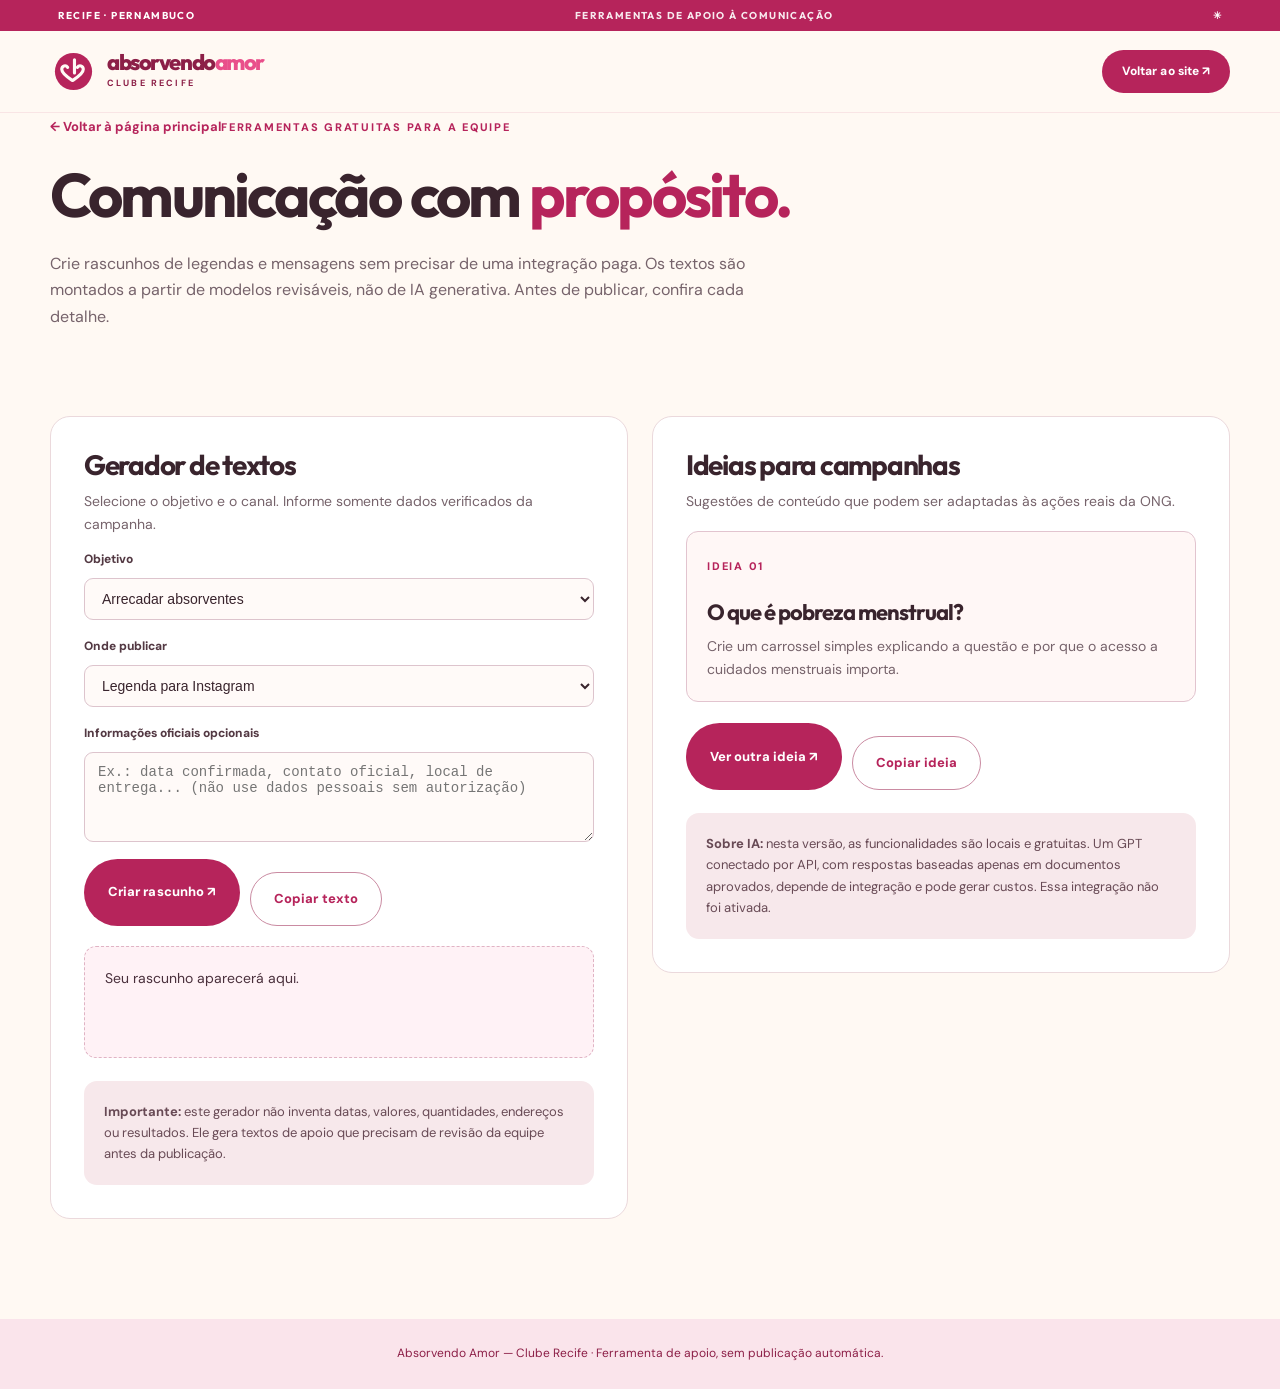
<file: comunicacao.html>
<!doctype html>
<html lang="pt-BR"><head><meta charset="utf-8"><meta name="viewport" content="width=device-width, initial-scale=1"><meta name="theme-color" content="#b6245b"><meta name="robots" content="noindex,follow"><title>Ferramentas de comunicação | Absorvendo Amor — Clube Recife</title><meta name="description" content="Ferramentas gratuitas de apoio à criação de legendas, mensagens e ideias de conteúdo para a equipe do Absorvendo Amor — Clube Recife."><link rel="icon" href="assets/favicon.svg" type="image/svg+xml"><link rel="preconnect" href="https://fonts.googleapis.com"><link rel="preconnect" href="https://fonts.gstatic.com" crossorigin><link href="https://fonts.googleapis.com/css2?family=DM+Sans:wght@400;500;600;700&family=Outfit:wght@400;500;600;700;800;900&display=swap" rel="stylesheet"><link rel="stylesheet" href="styles.css"><script src="communication.js" defer></script></head>
<body><div class="top-bar"><span>RECIFE · PERNAMBUCO</span><span class="top-bar-center">FERRAMENTAS DE APOIO À COMUNICAÇÃO</span><span>✳</span></div>
<header class="site-header"><div class="container header-inner"><a class="brand" href="index.html"><span class="brand-mark" aria-hidden="true"><svg viewBox="0 0 48 48"><circle cx="24" cy="24" r="19" fill="#b6245b"/><path d="M25 12v13.5M18 19.8c-1.7-2.8-6-1.9-6 2 0 4.6 6.9 8.7 11 11.4 4.1-2.7 11-6.8 11-11.4 0-3.9-4.3-4.8-6-2" fill="none" stroke="#fffaf5" stroke-width="3.2" stroke-linecap="round" stroke-linejoin="round"/></svg></span><span class="brand-text">absorvendo<span>amor</span><small>CLUBE RECIFE</small></span></a><a class="button button-primary button-sm" href="index.html">Voltar ao site ↗</a></div></header>
<main><section class="tool-header"><div class="container"><a href="index.html" class="tool-back">← Voltar à página principal</a><span class="section-label">FERRAMENTAS GRATUITAS PARA A EQUIPE</span><h1 class="section-title">Comunicação com <em>propósito.</em></h1><p>Crie rascunhos de legendas e mensagens sem precisar de uma integração paga. Os textos são montados a partir de modelos revisáveis, não de IA generativa. Antes de publicar, confira cada detalhe.</p></div></section>
<section class="tools-main"><div class="container tools-grid"><div class="tool-card"><h2>Gerador de textos</h2><p>Selecione o objetivo e o canal. Informe somente dados verificados da campanha.</p><form id="copy-form"><div class="tool-field"><label for="copy-purpose">Objetivo</label><select id="copy-purpose"><option value="arrecadacao">Arrecadar absorventes</option><option value="conscientizacao">Conscientizar</option><option value="voluntariado">Convidar apoiadores</option></select></div><div class="tool-field"><label for="copy-channel">Onde publicar</label><select id="copy-channel"><option value="instagram">Legenda para Instagram</option><option value="whatsapp">Mensagem para WhatsApp</option></select></div><div class="tool-field"><label for="copy-extra">Informações oficiais opcionais</label><textarea id="copy-extra" maxlength="350" placeholder="Ex.: data confirmada, contato oficial, local de entrega... (não use dados pessoais sem autorização)"></textarea></div><div class="tool-button-row"><button class="button button-primary" type="submit">Criar rascunho ↗</button><button class="button button-outline rose-outline" type="button" id="copy-text">Copiar texto</button></div></form><div class="tool-output" id="copy-output" role="status" aria-live="polite">Seu rascunho aparecerá aqui.</div><div class="tool-note"><strong>Importante:</strong> este gerador não inventa datas, valores, quantidades, endereços ou resultados. Ele gera textos de apoio que precisam de revisão da equipe antes da publicação.</div></div>
<div class="tool-card"><h2>Ideias para campanhas</h2><p>Sugestões de conteúdo que podem ser adaptadas às ações reais da ONG.</p><div class="idea-card" id="idea-card" aria-live="polite"><span class="section-label">IDEIA 01</span><h3>O que é pobreza menstrual?</h3><p>Crie um carrossel simples explicando a questão e por que o acesso a cuidados menstruais importa.</p></div><div class="tool-button-row" style="margin-top:21px"><button class="button button-primary" type="button" id="next-idea">Ver outra ideia ↗</button><button class="button button-outline rose-outline" type="button" id="copy-idea">Copiar ideia</button></div><div class="tool-note"><strong>Sobre IA:</strong> nesta versão, as funcionalidades são locais e gratuitas. Um GPT conectado por API, com respostas baseadas apenas em documentos aprovados, depende de integração e pode gerar custos. Essa integração não foi ativada.</div></div></div></section></main><footer class="tool-page-footer">Absorvendo Amor — Clube Recife · Ferramenta de apoio, sem publicação automática.</footer><div role="status" aria-live="polite" class="toast" id="toast" hidden></div></body></html>
</file>
<file: styles.css>
:root{--rose:#b6245b;--rose-dark:#8c1f47;--pink:#e94f8b;--blush:#f7d7e0;--blush-deep:#f1aec5;--cream:#fff9f3;--cream-warm:#ffefe7;--ink:#39242d;--muted:#76636b;--line:#ebd9dc;--white:#fff;--radius:22px;--shadow:0 18px 45px rgba(92,32,57,.09)}

*{box-sizing:border-box}html{scroll-behavior:smooth;scroll-padding-top:92px}body{margin:0;background:var(--cream);color:var(--ink);font:400 16px/1.65 'DM Sans',Arial,sans-serif;-webkit-font-smoothing:antialiased}h1,h2,h3,h4,p{margin-top:0}h1,h2,h3{font-family:'Outfit','DM Sans',sans-serif;line-height:1.07;letter-spacing:-.045em}a{color:inherit;text-decoration:none}button,input{font:inherit}button{cursor:pointer}img{display:block;max-width:100%}svg{display:inline-block;vertical-align:middle}button:disabled{cursor:not-allowed;opacity:.7}::selection{background:#ed7da9;color:#fff}:focus-visible{outline:3px solid var(--pink);outline-offset:4px}.svg-sprite,.sr-only{position:absolute;width:1px;height:1px;overflow:hidden;clip:rect(0,0,0,0);white-space:nowrap}.container{width:min(1180px,calc(100% - 64px));margin-inline:auto}.section{padding:112px 0}.section-label,.overline,.eyebrow,.mini-tag{display:inline-block;font-size:11px;font-weight:800;letter-spacing:.16em;text-transform:uppercase}.section-label{color:var(--rose);margin-bottom:26px}.section-label.light{color:#ffe2e9}.section-title{font-size:clamp(2.7rem,4.8vw,4.65rem);font-weight:700;margin-bottom:23px;max-width:740px}.section-title em,h2 em{font-style:normal;color:var(--rose)}.section-title .highlight-text{color:var(--rose)}p{color:var(--muted)}.button{display:inline-flex;align-items:center;justify-content:center;gap:13px;min-height:54px;padding:14px 23px;border:1px solid transparent;border-radius:999px;font-size:13px;font-weight:800;letter-spacing:.005em;transition:transform .2s,background .2s,color .2s,border-color .2s;white-space:nowrap}.button:hover{transform:translateY(-2px)}.button .icon{width:17px;height:17px}.button-primary{background:var(--rose);color:#fff}.button-primary:hover{background:var(--rose-dark)}.button-outline{background:rgba(255,255,255,.35);border-color:#ad7e8d;color:var(--ink)}.button-outline:hover{background:white;border-color:var(--rose)}.button-cream{background:var(--cream);color:var(--rose-dark)}.button-cream:hover{background:#ffe6ee}.button-sm{min-height:43px;padding:10px 19px;font-size:12px}.icon{width:19px;height:19px;fill:none;flex:none}.top-bar{min-height:31px;background:var(--rose);color:#fff;display:flex;align-items:center;justify-content:space-between;gap:12px;padding:4px 4.5%;font:700 10px/1.4 'Outfit',sans-serif;letter-spacing:.14em}.top-bar-center{opacity:.9}.site-header{position:sticky;top:0;z-index:50;background:rgba(255,249,243,.97);border-bottom:1px solid rgba(182,36,91,.09);backdrop-filter:blur(14px)}.header-inner{height:81px;display:flex;align-items:center;justify-content:space-between;gap:28px}.brand{display:inline-flex;align-items:center;gap:10px;flex:none}.brand-mark{display:grid;place-items:center;width:47px;height:47px}.brand-mark svg{height:47px;width:47px}.brand-text{font:800 22px/.85 'Outfit',sans-serif;letter-spacing:-.065em;color:var(--rose-dark)}.brand-text>span{color:var(--pink)}.brand-text small{display:block;font:700 9px/1.5 'DM Sans',sans-serif;letter-spacing:.24em;margin-top:5px;color:var(--rose-dark)}.desktop-nav{display:flex;align-items:center;gap:26px;margin-left:auto}.desktop-nav a{font-size:12px;font-weight:700;color:#5b4450;transition:color .2s}.desktop-nav a:hover{color:var(--rose)}.header-actions{display:flex;align-items:center;gap:13px}.menu-toggle{display:none;background:none;border:0;width:43px;height:43px;align-items:center;justify-content:center;flex-direction:column;gap:6px}.menu-toggle span{display:block;width:24px;height:2px;background:var(--rose-dark);border-radius:2px;transition:transform .2s}.menu-toggle[aria-expanded=true] span:first-child{transform:translateY(4px) rotate(45deg)}.menu-toggle[aria-expanded=true] span:last-child{transform:translateY(-4px) rotate(-45deg)}.mobile-nav{position:absolute;inset:100% 0 auto;background:var(--cream);padding:14px 32px 28px;border-bottom:1px solid var(--line);box-shadow:var(--shadow)}.mobile-nav:not([hidden]){display:grid}.mobile-nav a{padding:10px 0;font-size:15px;font-weight:700;border-bottom:1px solid var(--line)}.skip-link{position:fixed;z-index:100;top:-100px;left:20px;padding:10px 18px;background:#fff}.skip-link:focus{top:15px}

*/* Hero */*

.hero{position:relative;isolation:isolate;overflow:hidden;background:#f7d9e2;min-height:670px;padding:76px 0 90px}.hero-pattern{position:absolute;inset:0;z-index:-1;opacity:.45;background-image:radial-gradient(#fffaf3 1.8px,transparent 1.8px);background-size:34px 34px;mask-image:linear-gradient(90deg,transparent 50%,#000)}.hero-grid{display:grid;grid-template-columns:1.13fr .87fr;align-items:center;gap:35px}.hero-copy{padding-bottom:40px;position:relative;z-index:2}.eyebrow{background:#fff6f5;color:var(--rose-dark);padding:10px 14px;border-radius:40px;letter-spacing:.11em;font-size:10px}.small-star{color:var(--pink);font-size:14px;margin-right:5px}.hero h1{font-size:clamp(4rem,6.4vw,6.45rem);font-weight:800;letter-spacing:-.065em;max-width:780px;margin:30px 0 21px}.hero h1 em{font-style:normal;color:var(--rose);position:relative;white-space:nowrap}.hero h1 span{color:var(--rose)}.hero-copy>p{font-size:17px;max-width:490px;color:#634551;line-height:1.75}.hero-buttons{display:flex;gap:13px;flex-wrap:wrap;margin-top:31px}.hero-note{display:flex;align-items:center;gap:11px;margin-top:39px;color:#7e5161;font-size:12px;font-weight:700}.hero-note-icon{height:33px;width:33px;border:1px solid #d6a9b8;display:grid;place-items:center;border-radius:50%;color:var(--rose)}.hero-note-icon svg{width:16px;height:16px}.hero-visual{position:relative;max-width:470px;width:100%;margin:auto;padding:14px 18px 35px 0}.hero-image-frame{height:515px;border-radius:240px 240px 18px 18px;background:#e676a1;overflow:hidden;border:9px solid #fff4ec;box-shadow:0 28px 60px rgba(136,38,82,.13);transform:rotate(2deg)}.hero-image-frame img{width:100%;height:100%;object-fit:cover;object-position:center 24%;filter:saturate(.94)}.hero-sticker{position:absolute;right:-4%;bottom:18%;height:140px;width:140px;border-radius:50%;background:#fff3df;box-shadow:0 8px 25px #7a2d4c22;display:flex;flex-direction:column;align-items:center;justify-content:center;transform:rotate(12deg);font:800 16px/1.1 'Outfit',sans-serif;text-align:center;letter-spacing:-.025em;color:var(--rose-dark);border:1px solid #fff}.hero-sticker span{font-size:11px;letter-spacing:.16em;margin:5px 0}.hero-sticker svg{width:17px;height:17px;color:var(--pink);margin-top:5px}.hero-photo-caption{position:absolute;bottom:-3px;left:4%;font:800 10px 'Outfit',sans-serif;letter-spacing:.14em;color:var(--rose-dark)}.hero-photo-caption span{margin-left:11px}.flower{position:absolute;width:112px;height:112px;pointer-events:none}.flower>span{position:absolute;left:41%;top:2%;width:20%;height:48%;background:var(--pink);border-radius:30px;transform-origin:50% 100%}.flower>span:nth-child(2){transform:rotate(60deg)}.flower>span:nth-child(3){transform:rotate(120deg)}.flower>span:nth-child(4){transform:rotate(180deg)}.flower>span:nth-child(5){transform:rotate(240deg)}.flower>span:nth-child(6){transform:rotate(300deg)}.flower b{position:absolute;inset:38%;border-radius:50%;background:#fff4e7;z-index:1}.flower-hero{left:-63px;top:10%;transform:rotate(-18deg) scale(.75)}.flower-hero>span{background:#ea6396}.section-wave{display:block;width:100%;height:78px;position:absolute;bottom:-1px;left:0;fill:var(--cream)}

*/* About */*

.intro{padding-top:105px;padding-bottom:125px}.intro-grid{display:grid;grid-template-columns:.72fr 1fr;gap:8%;align-items:center}.intro-aside{min-height:420px;position:relative}.intro-art{position:relative;max-width:380px;height:345px;background:var(--blush);border-radius:50% 50% 16px 16px;display:grid;place-items:center;overflow:hidden}.intro-art:before,.intro-art:after{content:'';position:absolute;width:300px;height:300px;border:2px solid #f0a5c0;border-radius:50%;left:-130px;top:-100px}.intro-art:after{left:auto;right:-200px;top:170px;width:350px;height:350px}.art-halo{width:230px;height:230px;border-radius:50%;background:var(--rose);display:grid;place-items:center;transform:rotate(-8deg)}.art-heart{font-size:130px;color:#ffe8de;font-family:Georgia,serif;line-height:1}.orbit-label{position:absolute;bottom:22px;left:30px;font:800 11px 'Outfit',sans-serif;letter-spacing:.18em;color:var(--rose)}.intro-content .overline{color:var(--rose);margin-bottom:13px}.intro-content>p{max-width:630px;font-size:16px}.mission-line{margin-top:26px;padding:17px 21px;border-left:3px solid var(--rose);display:flex;gap:14px;align-items:flex-start;background:#faeaec;color:#6b4a54;border-radius:0 12px 12px 0;font-size:14px}.mission-line svg{color:var(--rose);margin-top:3px}.mission-line strong{color:var(--ink)}.intro-content .small-disclaimer{font-size:11px;margin-top:19px;color:#8f8185}

*/* Pillars */*

.what-section{background:#fff1ed}.section-heading{display:flex;align-items:flex-end;justify-content:space-between;gap:30px;margin-bottom:36px}.section-heading .section-title{margin-bottom:0}.section-heading>p{max-width:275px;font-size:14px;margin-bottom:5px}.pillar-grid{display:grid;grid-template-columns:repeat(3,minmax(0,1fr));gap:19px}.pillar-card{border-radius:16px;background:var(--cream);padding:24px 23px 30px;min-height:420px;transition:transform .25s;overflow:hidden}.pillar-card:hover{transform:translateY(-5px)}.pillar-top{display:flex;align-items:center;justify-content:space-between;color:var(--rose)}.pill-index{border:1px solid #e5c4cd;border-radius:100%;width:33px;height:33px;display:grid;place-items:center;font:700 12px 'Outfit',sans-serif}.pill-icon{font-size:26px}.pillar-illustration{height:205px;position:relative;display:grid;place-items:center;margin:10px 0 21px;overflow:hidden}.pillar-one{background:#f7d5df;border-radius:180px 180px 12px 12px}.packet{position:relative;z-index:1;width:118px;height:150px;background:#fffdf9;box-shadow:12px 10px 0 #e891ae;transform:rotate(-12deg);border-radius:8px;display:flex;flex-direction:column;justify-content:center;align-items:center;color:var(--rose);font:900 13px 'Outfit';letter-spacing:.04em}.packet span{font-size:58px;line-height:1.1}.oval{position:absolute;background:#e693af;border-radius:50%;width:155px;height:155px}.oval-a{left:-53px;bottom:-70px}.oval-b{right:-76px;top:-56px}.pillar-two{background:#ffd8df;border-radius:15px}.bubble{position:absolute;border-radius:45px;background:var(--rose);color:#fff;display:grid;place-items:center;font:800 24px/1.1 'Outfit';letter-spacing:-.045em;text-align:center}.bubble.big{width:200px;height:125px;top:32px;left:calc(50% - 112px)}.bubble.big:after{content:'';position:absolute;bottom:-16px;left:31px;border:17px solid transparent;border-top-color:var(--rose);transform:rotate(24deg)}.bubble.small{width:65px;height:65px;background:#f59ab9;font-size:35px;bottom:6px;right:30px}.pillar-three{background:#fbe8d4;border-radius:180px 180px 15px 15px}.little-flower{position:absolute;font:180px/.9 Georgia,serif;color:#d64380;left:15%;top:12%}.little-flower.flower-two{font-size:98px;left:auto;right:2%;top:7%;color:#ef9bb8}.little-flower.flower-three{font-size:70px;left:auto;right:13%;top:auto;bottom:1%;color:#b6245b}.pillar-card h3{font-size:24px;margin-bottom:9px}.pillar-card p{font-size:13px;line-height:1.7;margin-bottom:0}

*/* Donate */*

.donate-section{background:var(--rose);color:#fff;position:relative;padding:120px 0 150px}.donate-layout{display:grid;grid-template-columns:1fr .95fr;gap:10%;align-items:center}.donate-text h2{font-size:clamp(3.3rem,5.5vw,5rem);margin:0 0 25px}.donate-text h2 em{color:#f9bfd0}.donate-text>p{color:#fce1e9;font-size:16px;max-width:520px}.donate-steps{margin:36px 0 30px;max-width:440px}.donate-steps>div{display:flex;align-items:center;gap:18px;border-top:1px solid #ffffff45;padding:17px 0}.donate-steps>div:last-child{border-bottom:1px solid #ffffff45}.donate-steps span{font:800 13px 'Outfit',sans-serif;color:#f5bbcc}.donate-steps p{font-size:14px;color:#fff;margin:0}.donate-steps strong{font-weight:800}.donate-panels{display:grid;gap:17px}.donate-card{position:relative;background:#fffaf6;color:var(--ink);border-radius:20px;padding:32px 31px;min-height:260px}.mini-tag{font-size:10px;color:var(--rose);letter-spacing:.14em}.donate-card h3{font-size:28px;max-width:300px;margin:17px 0 15px}.large-card-icon{position:absolute;right:28px;top:32px;width:38px;height:38px;color:#e47b9d}.checklist{padding:0;margin:0 0 22px;list-style:none;display:grid;gap:10px}.checklist li{display:flex;gap:10px;font-size:13px;color:#634b55;align-items:flex-start}.checklist svg{width:16px;height:16px;color:var(--rose);margin-top:3px}.text-link{font-size:13px;font-weight:800;color:var(--rose);display:inline-flex;align-items:center;gap:8px;transition:gap .2s}.text-link:hover{gap:13px}.text-link svg{width:16px;height:16px}.pix-card{background:#f6cade;min-height:225px}.pix-card p{font-size:13px;max-width:340px;margin:0}.donate-card-heading{display:flex;align-items:center;justify-content:space-between}.pix-symbol{font-size:38px;color:var(--rose)}.pix-data{margin-top:15px}.pix-data>p{margin:5px 0 11px}.pix-key{display:block;border:1px solid #daa9b7;background:#fff7f5;padding:10px;border-radius:9px;font-weight:700;font-size:13px;overflow-wrap:anywhere}.pix-data button{margin-top:11px;border:0;padding:10px 13px;border-radius:20px;background:var(--rose);color:#fff;font:800 12px 'Outfit'}.donate-wave{fill:var(--cream)}

*/* Collection */*

.collection-grid{display:grid;grid-template-columns:.86fr 1fr;gap:8%;align-items:center}.collection-grid>.reveal>p{max-width:445px}.rose-outline{background:transparent;border-color:#ca8ba2;color:var(--rose);margin-top:13px}.collection-list{display:grid;gap:14px}.collection-empty{border:1px dashed #d7a8b7;background:#fdf0f1;border-radius:20px;padding:42px 32px;min-height:253px;display:flex;gap:21px;align-items:flex-start}.collection-empty>svg{width:38px;height:38px;color:var(--rose)}.collection-empty h3{font-size:25px;margin:0 0 14px}.collection-empty p{font-size:14px;margin:0}.point-card{background:#fff;border:1px solid var(--line);box-shadow:var(--shadow);border-radius:15px;padding:24px}.point-card-header{display:flex;justify-content:space-between;gap:12px;align-items:flex-start}.point-card h3{font-size:22px;margin:0 0 10px}.point-card p{font-size:13px;margin:4px 0}.point-card strong{color:var(--ink)}.point-card a{margin-top:13px}

*/* Gallery */*

.story-section{background:#f9e2e8}.gallery-grid{display:grid;grid-template-columns:1.1fr .8fr .72fr;gap:19px;align-items:stretch}.gallery-item{min-width:0;min-height:410px;background:#fff7f2;border-radius:14px;overflow:hidden}.gallery-image{height:325px;background:#e9afbf;overflow:hidden}.gallery-image img{height:100%;width:100%;object-fit:cover;object-position:center 24%;transition:transform .4s}.gallery-item:hover .gallery-image img{transform:scale(1.035)}.gallery-feature .gallery-image img{object-position:center 31%}.gallery-info{padding:20px 20px 16px}.gallery-info span{font-size:10px;font-weight:800;color:var(--rose);letter-spacing:.1em}.gallery-info h3{font-size:20px;margin:8px 0 0}.gallery-note{padding:30px;display:flex;flex-direction:column;align-items:flex-start;justify-content:flex-end;background:var(--rose);color:#fff;position:relative}.gallery-note-stamp{position:absolute;top:5px;right:14px;font:110px Georgia,serif;line-height:1;color:#eb8bb0}.gallery-note .section-label{color:#f8bed0;margin-bottom:15px}.gallery-note h3{font-size:32px}.gallery-note p{font-size:13px;color:#fee0e9}.gallery-note .text-link{color:#fff;margin-top:15px}

*/* Transparency */*

.transparency-layout{display:grid;grid-template-columns:.92fr 1fr;gap:9%;align-items:center}.transparency-layout>.reveal>p{max-width:440px}.transparency-grid{display:grid;gap:11px}.transparency-grid article{display:grid;grid-template-columns:55px 1fr;grid-template-rows:auto auto;column-gap:18px;background:#fff;border:1px solid var(--line);border-radius:13px;padding:22px 23px}.trans-icon{grid-row:1 / span 2;width:49px;height:49px;background:#f6dce4;border-radius:50%;color:var(--rose);display:grid;place-items:center;font:800 14px 'Outfit',sans-serif}.transparency-grid h3{font-size:21px;margin:0 0 5px}.transparency-grid p{font-size:13px;margin:0}

*/* Social */*

.social-section{background:#fff0e9;overflow:hidden}.social-grid{display:grid;grid-template-columns:.85fr 1fr;align-items:center;gap:12%}.social-content p{max-width:445px}.social-content .button{margin-top:12px}.social-handle{font-size:12px;margin:15px 0 0;color:var(--rose)}.social-images{height:420px;display:flex;align-items:center;gap:15px;position:relative}.social-images img{width:44%;height:365px;object-fit:cover;border-radius:13px;box-shadow:0 13px 28px #79354c21;transform:rotate(-6deg)}.social-images img:nth-child(2){transform:rotate(6deg) translateY(24px)}.social-image-caption{position:absolute;bottom:-11px;right:5px;background:#fff7f3;color:var(--rose-dark);padding:9px 13px;border-radius:100px;font-weight:800;font-size:12px;box-shadow:0 5px 14px #8f47601d}.social-image-caption span{margin-left:10px}

*/* Video */*

.video-section{padding:95px 0}.video-box{border:1px solid #eac9d5;background:#f8e0e8;border-radius:24px;padding:60px 65px;display:flex;gap:24px;align-items:center;position:relative;overflow:hidden}.video-box>div:nth-child(2){position:relative;z-index:1}.video-box h2{font-size:clamp(2.6rem,4vw,4rem);margin:0 0 15px}.video-box p{max-width:620px;margin-bottom:0}.video-flower{position:absolute;right:20%;top:-95px;font-size:300px;color:#edbacb;line-height:1}.video-icon{width:85px;height:85px;border-radius:50%;display:grid;place-items:center;border:2px solid #d39db0;position:relative;z-index:1;color:var(--rose);font-size:30px;padding-left:4px;margin-left:auto;flex:none}

*/* FAQ */*

.faq-section{background:#fff8f3}.faq-layout{display:grid;grid-template-columns:.75fr 1fr;gap:9%}.faq-layout>.reveal>p{max-width:360px}.faq-list details{border-bottom:1px solid #e8ccd2}.faq-list details:first-child{border-top:1px solid #e8ccd2}.faq-list summary{list-style:none;cursor:pointer;display:flex;align-items:center;justify-content:space-between;gap:12px;padding:20px 5px;font:700 17px/1.4 'Outfit',sans-serif}.faq-list summary::-webkit-details-marker{display:none}.faq-list summary svg{width:19px;height:19px;color:var(--rose);transition:transform .2s}.faq-list details[open] summary svg{transform:rotate(45deg)}.faq-list details p{font-size:14px;padding:0 45px 19px 5px;margin:0}

*/* Contact */*

.contact-section{background:var(--rose);color:#fff;padding:97px 0}.contact-layout{display:grid;grid-template-columns:1fr .5fr;gap:30px;align-items:center}.contact-layout h2{font-size:clamp(3.2rem,5.6vw,5.5rem);max-width:700px}.contact-layout h2 em{color:#ffc5d6}.contact-layout p{color:#ffdfeb;max-width:565px}.contact-actions{display:flex;flex-wrap:wrap;align-items:center;gap:14px;margin-top:29px}.unavailable-contact{display:inline-flex;padding:13px 0;color:#ffe0eb;font-size:12px}.contact-deco{height:285px;display:grid;place-items:center;position:relative}.contact-deco>span:first-child{position:relative;z-index:1;font:800 73px/.86 'Outfit',sans-serif;letter-spacing:-.06em;color:#ffe4ed;text-align:center;transform:rotate(-8deg)}.contact-deco i{font-size:30px;font-style:normal;letter-spacing:-.05em}.contact-deco-flower{position:absolute;font:340px/.8 Georgia,serif;color:#d95b86}

*/* Footer */*

.site-footer{background:#fff8f3;padding:62px 0 18px}.footer-top{display:grid;grid-template-columns:2fr 1fr 1fr;gap:40px;padding-bottom:46px}.footer-top>div:first-child>p{font-size:13px;max-width:250px;margin-top:17px}.footer-top>div:not(:first-child){display:flex;flex-direction:column;align-items:flex-start;gap:8px}.footer-top strong{font-size:13px;margin-bottom:10px}.footer-top a:not(.brand),.footer-share{font-size:13px;color:#725c65}.footer-top a:hover,.footer-share:hover{color:var(--rose)}.footer-share{border:0;padding:0;background:none;text-align:left}.footer-bottom{border-top:1px solid var(--line);padding-top:19px;display:flex;justify-content:space-between;gap:18px;font-size:11px;color:#8a7179}.mobile-donate-cta{display:none}

*/* Assistant */*

.chat-widget{position:fixed;z-index:60;bottom:25px;right:25px}.chat-launch{display:flex;gap:11px;align-items:center;background:#fff;color:var(--rose-dark);border:1px solid #f0ceda;padding:12px 18px;border-radius:50px;box-shadow:0 9px 30px #56223d2b;font-size:12px;font-weight:800}.chat-launch svg{width:21px;height:21px;color:var(--rose)}.chat-panel{position:absolute;bottom:63px;right:0;width:min(365px,calc(100vw - 32px));max-height:min(570px,calc(100dvh - 110px));display:flex;flex-direction:column;overflow:hidden;border-radius:19px;box-shadow:0 22px 70px #43243250;background:#fff;border:1px solid #f2d9e0}.chat-panel[hidden]{display:none}.chat-panel>header{display:flex;align-items:center;justify-content:space-between;padding:17px 20px;background:var(--rose);color:#fff}.chat-panel>header strong{display:block;font:800 18px 'Outfit',sans-serif}.chat-panel>header small{display:block;color:#ffe3eb;font-size:10px;margin-top:2px}.chat-panel>header button{color:#fff;background:none;border:0;font-size:28px;line-height:1}.chat-messages{padding:18px;overflow-y:auto;min-height:160px;max-height:300px;display:flex;flex-direction:column;gap:10px}.chat-message{padding:11px 13px;font-size:12px;line-height:1.55;border-radius:13px;max-width:93%}.chat-message.from-bot{background:#f9e9ee;color:#4d3640;align-self:flex-start;border-bottom-left-radius:3px}.chat-message.from-user{background:var(--rose);color:#fff;align-self:flex-end;border-bottom-right-radius:3px}.chat-message a{display:inline-block;font-weight:800;color:var(--rose);text-decoration:underline;margin-top:6px}.chat-suggestions{display:flex;gap:5px;flex-wrap:wrap;padding:5px 14px 12px}.chat-suggestions button{border:1px solid #e6baca;background:#fff8f8;color:var(--rose-dark);border-radius:30px;padding:6px 10px;font-size:11px}.chat-form{display:flex;border-top:1px solid var(--line);padding:10px;gap:8px}.chat-form input{min-width:0;flex:1;border:0;padding:8px;background:#fff;outline:none;font-size:13px}.chat-form button{background:var(--rose);color:#fff;border:0;border-radius:50%;height:38px;width:38px;display:grid;place-items:center}.chat-form button svg{width:16px;height:16px}.chat-disclaimer{display:block;padding:0 15px 11px;font-size:9px;color:#987e87}.toast{position:fixed;z-index:100;left:50%;bottom:23px;transform:translateX(-50%);background:#33252c;color:#fff;font-size:13px;padding:13px 18px;border-radius:100px;box-shadow:var(--shadow);max-width:90vw;text-align:center}.toast[hidden]{display:none}

*/* Communication page */*

.tool-header{background:#f7d9e2;padding:76px 0 64px}.tool-header .section-title{max-width:800px}.tool-header p{max-width:730px}.tools-main{padding:70px 0 100px}.tools-grid{display:grid;grid-template-columns:1fr 1fr;gap:24px;align-items:start}.tool-card{padding:33px;background:#fff;border:1px solid var(--line);border-radius:20px}.tool-card h2{font-size:28px;margin-bottom:10px}.tool-card>p{font-size:14px}.tool-field{display:grid;gap:8px;margin-bottom:17px}.tool-field label{font-size:12px;font-weight:800;color:#533943}.tool-field input,.tool-field select,.tool-field textarea{width:100%;border:1px solid #ddc4cd;border-radius:9px;background:#fffaf8;padding:11px 13px;color:var(--ink);font-size:14px}.tool-field textarea{min-height:90px;resize:vertical}.tool-output{background:#fff2f6;border:1px dashed #e0b3c4;border-radius:12px;padding:20px;margin-top:20px;font-size:14px;white-space:pre-wrap;line-height:1.6;min-height:112px;color:#4a303c}.idea-card{border:1px solid #e2c4cf;padding:20px;border-radius:12px;background:#fff7f6;margin-top:18px}.idea-card h3{font-size:22px;margin-bottom:10px}.idea-card p{font-size:14px;margin-bottom:0}.tool-note{background:#f7e8eb;padding:20px;border-radius:13px;font-size:13px;color:#684a55;line-height:1.65;margin-top:23px}.tool-button-row{display:flex;flex-wrap:wrap;gap:10px}.tool-back{display:inline-flex;align-items:center;gap:8px;font-weight:700;color:var(--rose);font-size:13px;margin-bottom:24px}.tool-page-footer{padding:25px 0;background:#fae4eb;text-align:center;color:var(--rose-dark);font-size:12px}

*/* animations */*

.reveal{transition:opacity .55s ease,transform .55s ease}.js-ready .reveal:not(.is-visible){opacity:0;transform:translateY(18px)}

@media(max-width:1100px){.desktop-nav{gap:14px}.desktop-nav a{font-size:11px}.hero h1{font-size:clamp(3.7rem,6.4vw,5.6rem)}.hero-image-frame{height:480px}.flower-hero{left:-32px}.gallery-grid{grid-template-columns:1fr 1fr}.gallery-note{min-height:260px;grid-column:1/-1}.donate-layout{gap:6%}}

@media(max-width:850px){.container{width:min(100% - 44px,700px)}.desktop-nav{display:none}.menu-toggle{display:flex}.header-inner{height:72px}.hero{padding:64px 0 96px}.hero-grid,.intro-grid,.donate-layout,.collection-grid,.transparency-layout,.social-grid,.faq-layout,.contact-layout{grid-template-columns:1fr}.hero-grid{gap:30px}.hero-copy{padding-bottom:0}.hero h1{font-size:clamp(3.7rem,9vw,5.7rem)}.hero-visual{max-width:460px}.hero-image-frame{height:455px}.intro-grid{gap:40px}.intro-aside{min-height:300px;display:grid;justify-content:center}.intro-aside>.section-label{display:none}.intro-art{width:310px;height:300px}.art-halo{width:205px;height:205px}.donate-layout{gap:38px}.donate-section{padding:90px 0 120px}.collection-grid{gap:40px}.transparency-layout{gap:32px}.social-grid{gap:25px}.social-images{max-width:500px;margin:auto;width:100%}.contact-layout{gap:10px}.contact-deco{height:170px}.contact-deco>span:first-child{font-size:55px}.contact-deco-flower{font-size:270px}.pillar-grid{grid-template-columns:repeat(3,minmax(0,1fr));gap:9px}.pillar-card{padding:15px;min-height:395px}.pillar-illustration{height:175px}.pillar-card h3{font-size:20px}.pillar-card p{font-size:12px}.packet{transform:rotate(-10deg) scale(.82)}.bubble.big{transform:scale(.7)}.bubble.small{transform:scale(.7);bottom:-5px;right:-2px}.gallery-grid{grid-template-columns:1fr 1fr}.tools-grid{grid-template-columns:1fr}}

@media(max-width:600px){html{scroll-padding-top:72px}.top-bar{justify-content:center;min-height:28px;padding:6px;font-size:9px}.top-bar>span:first-child,.top-bar>span:last-child{display:none}.container{width:calc(100% - 38px)}.section{padding:75px 0}.section-label{margin-bottom:20px;font-size:10px}.section-title{font-size:clamp(2.55rem,11vw,3.45rem)}.section-heading{display:block}.section-heading p{margin-top:14px}.site-header{backdrop-filter:none}.header-inner{height:65px}.brand-mark,.brand-mark svg{width:40px;height:40px}.brand-text{font-size:20px}.brand-text small{font-size:8px}.header-donate{display:none}.hero{padding:58px 0 80px;min-height:unset}.hero-grid{gap:27px}.eyebrow{font-size:9px;padding:9px 11px}.hero h1{font-size:clamp(3.6rem,14.1vw,5.4rem);line-height:1.01;margin:26px 0 20px;letter-spacing:-.067em}.hero-copy>p{font-size:14px;line-height:1.75}.hero-buttons{gap:8px;margin-top:24px}.hero-buttons .button{font-size:12px;min-height:48px;padding:12px 15px}.hero-note{margin-top:27px;font-size:11px}.hero-visual{max-width:355px;padding:0 18px 35px 12px}.hero-image-frame{height:405px;border-width:6px}.hero-sticker{width:112px;height:112px;right:-7px;bottom:16%;font-size:14px}.hero-sticker span{font-size:9px}.flower-hero{left:-10px;top:5%}.hero-photo-caption{font-size:8px;bottom:2px}.section-wave{height:45px}.intro{padding-top:69px}.intro-grid{gap:23px}.intro-aside{min-height:280px}.intro-art{height:275px;width:min(320px,100%)}.intro-content>p{font-size:14px}.mission-line{font-size:13px}.pillar-grid{grid-template-columns:1fr;gap:14px}.pillar-card{min-height:unset;padding:22px}.pillar-illustration{height:175px}.pillar-card h3{font-size:24px}.pillar-card p{font-size:13px}.donate-section{padding-top:85px;padding-bottom:102px}.donate-text h2{font-size:clamp(3rem,12vw,4.5rem)}.donate-text>p{font-size:14px}.donate-steps{margin:24px 0}.donate-card{padding:26px 23px;min-height:unset}.donate-card h3{font-size:25px}.collection-grid{gap:28px}.collection-empty{padding:29px 22px;gap:12px;min-height:230px}.collection-empty>svg{height:28px;width:28px}.collection-empty h3{font-size:22px}.collection-empty p{font-size:13px}.gallery-grid{grid-template-columns:1fr;gap:17px}.gallery-item{min-height:unset}.gallery-image{height:310px}.gallery-feature .gallery-image{height:400px}.gallery-note{min-height:320px;grid-column:auto}.transparency-grid article{padding:19px 18px;column-gap:12px}.transparency-grid h3{font-size:19px}.social-images{height:355px;gap:12px}.social-images img{height:295px}.social-image-caption{font-size:10px;right:-8px}.video-box{padding:37px 24px;min-height:295px}.video-box h2{font-size:2.5rem}.video-box p{font-size:13px;max-width:90%}.video-flower{font-size:190px;right:-13%;top:-20px}.video-icon{display:none}.faq-list summary{font-size:16px}.contact-section{padding:75px 0}.contact-layout h2{font-size:clamp(3.1rem,12vw,4.5rem)}.contact-layout p{font-size:14px}.contact-deco{height:145px}.contact-deco-flower{font-size:190px}.contact-deco>span:first-child{font-size:45px}.contact-deco i{font-size:22px}.footer-top{grid-template-columns:1fr 1fr;gap:25px}.footer-top>div:first-child{grid-column:1/-1}.footer-bottom{display:block;line-height:2.1}.chat-widget{bottom:79px;right:16px}.chat-launch{padding:12px;border-radius:50%}.chat-launch span{display:none}.chat-panel{bottom:61px;right:0;max-height:min(520px,calc(100dvh - 160px))}.mobile-donate-cta{display:flex;position:fixed;z-index:45;bottom:0;left:0;right:0;min-height:62px;align-items:center;justify-content:center;gap:8px;background:var(--rose);color:#fff;font:800 14px 'Outfit',sans-serif;box-shadow:0 -5px 20px #91345b2b}.mobile-donate-cta .icon{width:18px;height:18px}body{padding-bottom:62px}.site-footer{padding-bottom:20px}.tool-header{padding:54px 0}.tools-main{padding:42px 0}.tool-card{padding:23px 19px}}

@media(prefers-reduced-motion:reduce){html{scroll-behavior:auto}.reveal{transition:none!important}.js-ready .reveal:not(.is-visible){opacity:1;transform:none}.button,.gallery-image img,.pillar-card{transition:none!important}}



#contact-whatsapp-container{display:flex;flex-wrap:wrap;gap:12px}.contact-person{border:1px solid #ffffff80;border-radius:12px;padding:14px;min-width:185px;display:grid;gap:8px}.contact-person strong{font-size:14px;color:#fff}.contact-person small{font-size:12px;color:#ffe2ec}.contact-person .button{margin-top:5px}

/* Ajustes solicitados: marca oficial e coleta integrada à doação */
.brand-mark-photo{width:48px;height:48px;overflow:hidden;border-radius:50%;background:#fff;flex-shrink:0}
.brand-mark-photo img{width:100%;height:100%;display:block;object-fit:cover;border-radius:50%}
.donate-collection{margin-top:65px;padding:32px;border:1px solid rgba(255,255,255,.38);border-radius:22px;background:rgba(255,255,255,.09)}
.donate-collection-heading h3{font-size:clamp(1.8rem,3vw,2.5rem);margin:0 0 8px;color:#fff}
.donate-collection-heading .section-label{margin-bottom:12px}
.donate-collection-heading p{color:#ffe7ef;margin-bottom:22px}
.donate-collection .collection-list{max-width:100%}
.donate-collection .collection-empty{min-height:auto;background:#fffaf6;color:var(--ink);border:0}
.donate-collection .collection-empty p{color:var(--muted)}
.donate-collection .point-card{color:var(--ink)}
@media(min-width:850px){.donate-collection{display:grid;grid-template-columns:.65fr 1fr;gap:7%;align-items:start}}
@media(max-width:600px){.donate-collection{padding:22px;margin-top:45px}.donate-collection .collection-empty{padding:23px 18px}}
</file>
